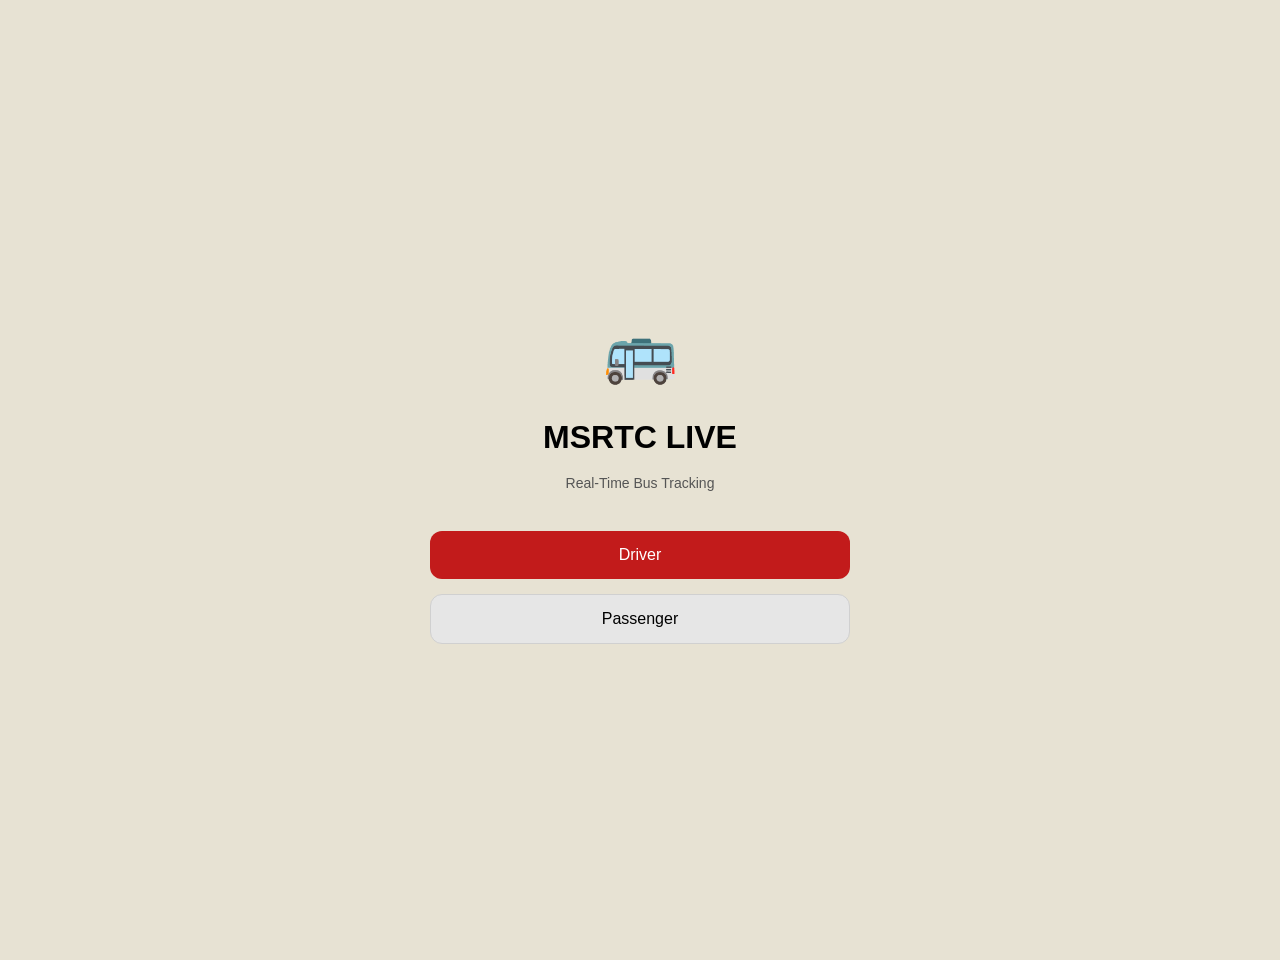
<file: index.html>
<!DOCTYPE html>
<html lang="en">
<head>
    <meta charset="UTF-8">
    <title>MSRTC Bus Tracking System</title>

    <!-- Common UI styles -->
    <link rel="stylesheet" href="style.css">
</head>

<body>
<body>

<div class="container home-container">

    <div class="home-icon">🚌</div>

    <h1 class="home-title">MSRTC LIVE</h1>

    <p class="home-subtitle">Real-Time Bus Tracking</p>

   <button class="btn btn-driver" onclick="goDriver()">
    Driver
</button>

<button class="btn btn-passenger" onclick="goPassenger()">
    Passenger
</button>


</div>
<script>
function goDriver() {
    window.location.href = "driver.html";
}

function goPassenger() {
    window.location.href = "passenger.html";
}
</script>

</body>

</body>
</html>
</file>
<file: style.css>
/* ===== COMMON STYLES (All pages) ===== */

body {
    margin: 0;
    font-family: Arial, Helvetica, sans-serif;
    background-color: #e7e2d3;
}

.container {
    max-width: 420px;
    margin: auto;
    padding: 30px 20px;
}

.btn {
    width: 100%;
    padding: 15px;
    font-size: 16px;
    border-radius: 12px;
    border: none;
    cursor: pointer;
}


/* ===== HOME PAGE STYLES ===== */

.home-container {
    
    text-align: center;

    height: 100vh;
    width: 100vh;
    display: flex;
    flex-direction: column;
    justify-content: center;
}

.home-icon {
    font-size: 60px;
    color: #c21b1b;
    margin-bottom: 10px;
}

.home-title {
    font-size: 32px;
    font-weight: bold;
    margin-bottom: 5px;
}

.home-subtitle {
    font-size: 14px;
    color: #555;
    margin-bottom: 40px;
}

.btn-driver {
    background-color: #c21b1b;
    color: white;
    margin-bottom: 15px;
}

.btn-passenger {
    background-color: #e6e6e6;
    color: black;
    border: 1px solid #d0d0d0;
}
/* ===== DRIVER PAGE ===== */


    .driver-page {
    background: linear-gradient(#df6d10, #8f1414);
    min-height: 100vh;
    display: flex;
    align-items: center;
    justify-content: center;
}
    

/* Back button container */

.back-form {
    width: 80%;
    margin: 20px auto;
    text-align: center;
}

/* Back button */

.back-btn {
    width: 100%;
    padding: 12px;
    border-radius: 25px;
    border: none;
    background: #d1d41b;
    font-size: 20px;
    cursor: pointer;
}

/* Driver card */

.driver-card {
    background: #f2f2f2;
    width: 90%;
    max-width: 350px;
    margin: 120px auto 0 auto;
    padding: 25px;
    border-radius: 15px;
}

/* Title */

.driver-title {
    font-size: 22px;
    margin-bottom: 15px;
}

/* Input fields */

.driver-card input,
.driver-card select {
    width: 100%;
    padding: 12px;
    border-radius: 8px;
    border: 1px solid #ccc;
    margin-bottom: 15px;
    font-size: 14px;
}

/* Status row */

.status-indicator {
    display: flex;
    align-items: center;
    margin-bottom: 15px;
    font-size: 14px;
}

/* Status dot */

.status-dot {
    width: 10px;
    height: 10px;
    border-radius: 50%;
    margin-right: 8px;
}

.status-offline {
    background: red;
}

.status-online {
    background: green;
}

/* Buttons */

#startTracking {
    background: #1f7a3f;
    width: 100%;
    padding: 12px;
    border-radius: 25px;
    border: none;
   
    font-size: 20px;
}

#stopTracking {
    background: #b4a4a4;
    width: 100%;
    padding: 12px;
    border-radius: 25px;
    border: none;
   
    font-size: 20px;
}
/* ===== PASSENGER PAGE ===== */

.passenger-title {
    margin-bottom: 20px;
}


#backbutton{
    background: linear-gradient(135deg, #ff4d4d, #cc0000);
    color: white;
    border: none;
    padding: 10px 16px;
    border-radius: 25px;
    font-size: 14px;
    font-weight: 500;
    cursor: pointer;
    box-shadow: 0 4px 10px rgba(0,0,0,0.2);
    transition: all 0.3s ease;}

/* Bus grid layout */



/* Bus card */



/* Bus number */

.bus-number {
    font-weight: bold;
}

/* Route */

.bus-route {
    font-size: 13px;
    color: #555;
}

/* Map header */

.map-header {
    display: flex;
    justify-content: space-between;
    align-items: center;
    margin-bottom: 15px;
}

/* Map container */


#map {
width:100%;
height:500px;
margin-top:20px;
}

.bus-grid {
display:grid;
grid-template-columns:1fr 1fr;
gap:15px;
padding:15px;
}

.bus-card {
background:white;
padding:15px;
border-radius:10px;
border:1px solid #ddd;
cursor:pointer;
}
</file>
